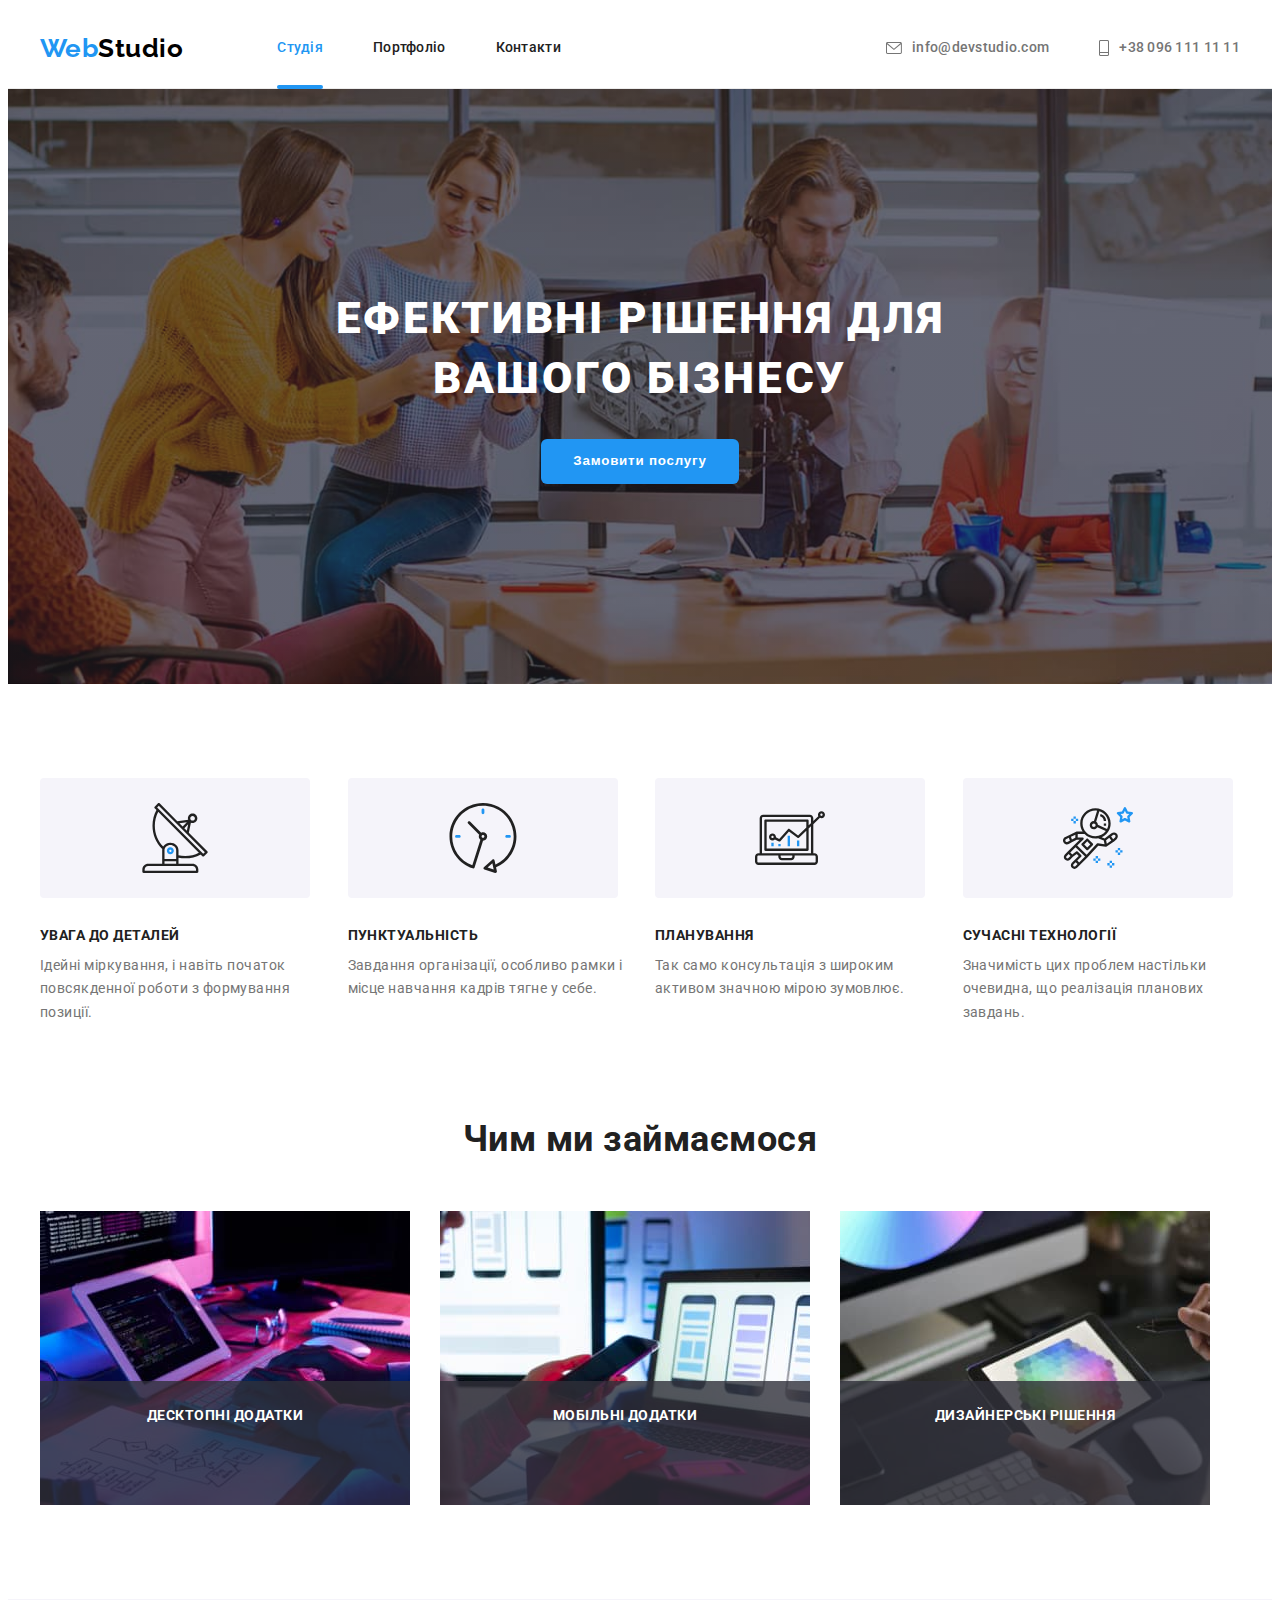
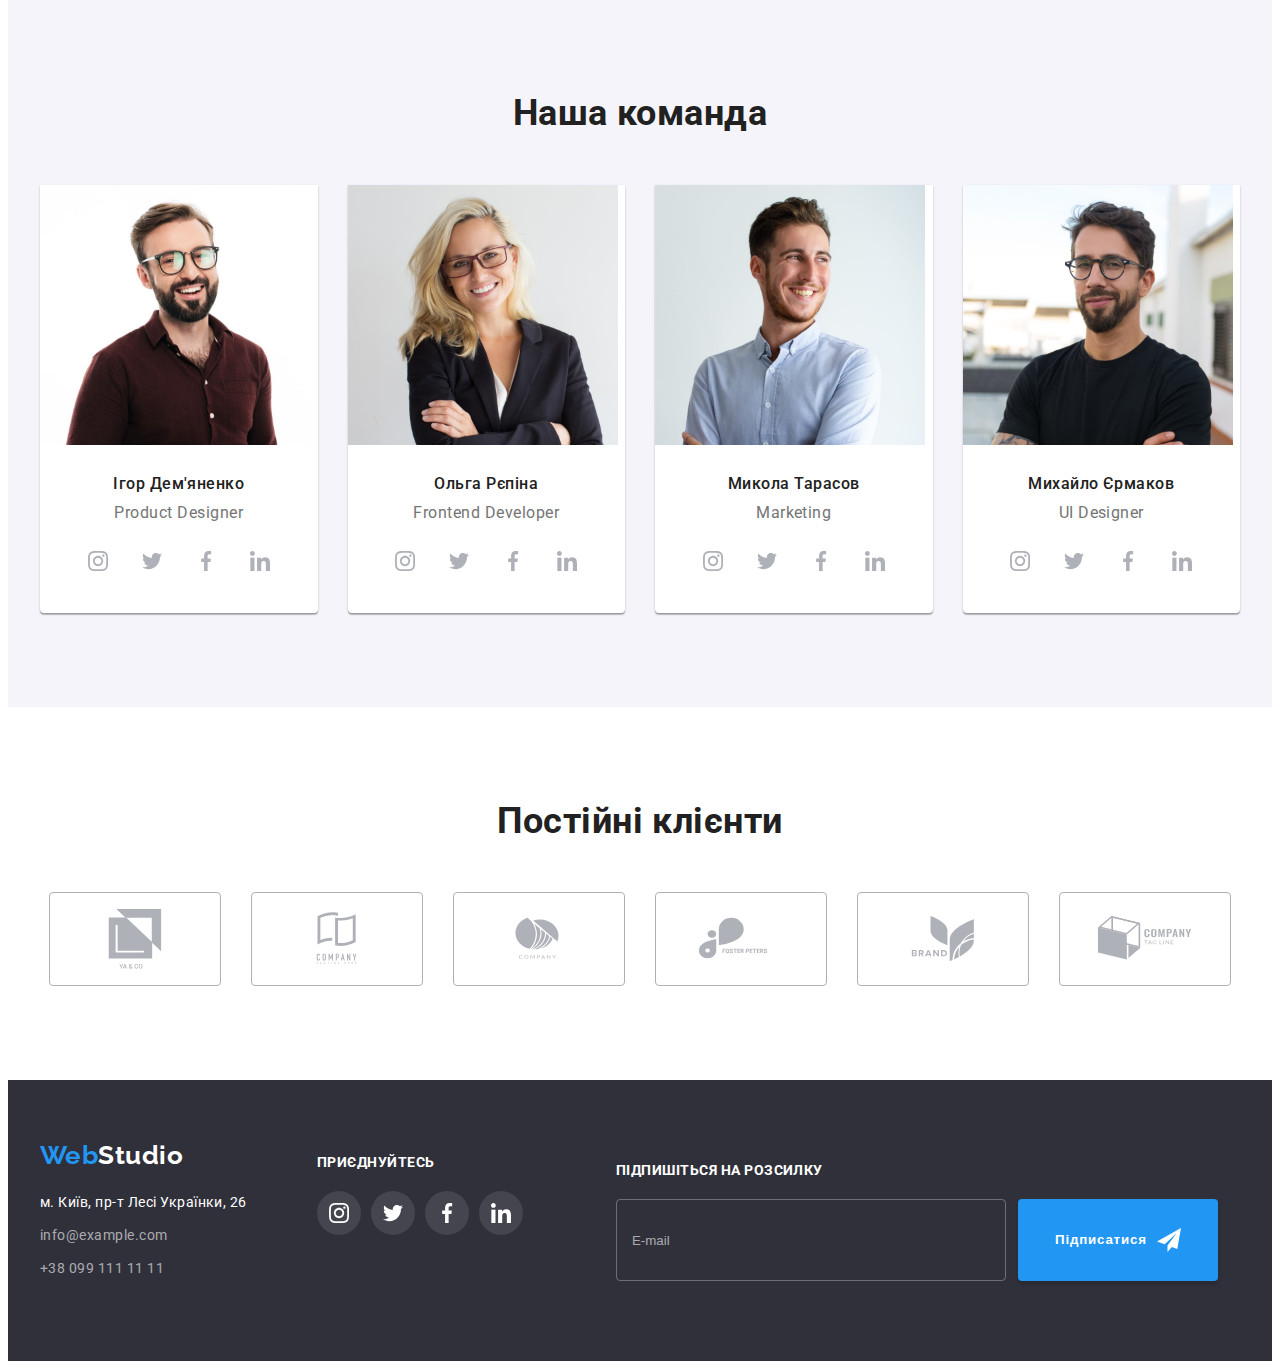
<file: index.htm>
<!DOCTYPE html>
<html lang="uk">
  <head>
    <meta charset="UTF-8" />
    <meta http-equiv="X-UA-Compatible" content="IE=edge" />
    <meta name="viewport" content="width=device-width, initial-scale=1.0" />
    <link rel="preconnect" href="https://fonts.googleapis.com" />
    <link rel="preconnect" href="https://fonts.gstatic.com" crossorigin />
    <link
      href="https://fonts.googleapis.com/css2?family=Raleway:wght@700&family=Roboto:wght@400;500;700;900&display=swap"
      rel="stylesheet"
    />
    <link
      rel="stylesheet"
      href="https://cdnjs.cloudflare.com/ajax/libs/modern-normalize/1.1.0/modern-normalize.min.css"
      integrity="sha512-wpPYUAdjBVSE4KJnH1VR1HeZfpl1ub8YT/NKx4PuQ5NmX2tKuGu6U/JRp5y+Y8XG2tV+wKQpNHVUX03MfMFn9Q=="
      crossorigin="anonymous"
      referrerpolicy="no-referrer"
    />
    <link rel="stylesheet" href="./css/styles.css" />
    <title>Студія</title>
  </head>
  <body>
    <header class="header">
      <div class="container">
        <!-- Навигация -->
        <nav class="header-nav">
          <!-- Лого -->
          <a class="logo" href="./index.htm"
            >Web<span class="logo-part">Studio</span></a
          >
          <!-- Список навигации -->
          <ul class="nav-list">
            <li class="nav-item">
              <a class="nav-link current" href="./index.htm">Студія</a>
            </li>
            <li class="nav-item">
              <a class="nav-link" href="./portfolio.html">Портфоліо</a>
            </li>
            <li class="nav-item"><a class="nav-link" href="">Контакти</a></li>
          </ul>
        </nav>
        <!-- Контакты -->
        <ul class="header-contacts">
          <li class="contacts-item">
            <a class="header-contact" href="mailto:info@devstudio.com">
              <svg class="contact-icon" width="16px" height="12px">
                <use href="./img/icons.svg#icon-msg"></use>
              </svg>
              <p>info@devstudio.com</p>
            </a>
          </li>
          <li class="contacts-item">
            <a class="header-contact" href="tel:+380961111111">
              <svg class="contact-icon" width="10px" height="16px">
                <use href="./img/icons.svg#icon-tel"></use>
              </svg>
              <p>+38 096 111 11 11</p>
            </a>
          </li>
        </ul>
      </div>
    </header>

    <main>
      <!-- Секция герой -->
      <section class="hero-section">
        <div class="container">
          <h1 class="hero-title">Ефективні рішення для вашого бізнесу</h1>
          <button class="page-btn" type="button" data-modal-open>
            Замовити послугу
          </button>
        </div>
      </section>

      <!-- Секция наших особенностией -->
      <section class="feature-section section">
        <div class="container">
          <h2 class="visually-hidden">Наши особенности</h2>
          <!-- Список особенностей -->
          <ul class="feature-list">
            <li class="feature-item">
              <div class="feature-icon">
                <svg width="70px" height="70px">
                  <use href="./img/icons.svg#icon-antenna"></use>
                </svg>
              </div>
              <h3 class="feature-title">Увага до деталей</h3>
              <p class="feature-text">
                Ідейні міркування, і навіть початок повсякденної роботи з
                формування позиції.
              </p>
            </li>
            <li class="feature-item">
              <div class="feature-icon">
                <svg width="70px" height="70px">
                  <use href="./img/icons.svg#icon-clock"></use>
                </svg>
              </div>
              <h3 class="feature-title">Пунктуальність</h3>
              <p class="feature-text">
                Завдання організації, особливо рамки і місце навчання кадрів
                тягне у себе.
              </p>
            </li>
            <li class="feature-item">
              <div class="feature-icon">
                <svg width="70px" height="70px">
                  <use href="./img/icons.svg#icon-diagram"></use>
                </svg>
              </div>
              <h3 class="feature-title">Планування</h3>
              <p class="feature-text">
                Так само консультація з широким активом значною мірою зумовлює.
              </p>
            </li>
            <li class="feature-item">
              <div class="feature-icon">
                <svg width="70px" height="70px">
                  <use href="./img/icons.svg#icon-astronaut"></use>
                </svg>
              </div>
              <h3 class="feature-title">Сучасні технології</h3>
              <p class="feature-text">
                Значимість цих проблем настільки очевидна, що реалізація
                планових завдань.
              </p>
            </li>
          </ul>
        </div>
      </section>

      <!-- Чем мы занимаемся секция -->
      <section class="wedo-section section">
        <div class="container">
          <h2 class="section-title">Чим ми займаємося</h2>
          <!-- Список предоставляемых услуг -->
          <ul class="wedo-list">
            <li class="wedo-item">
              <div class="wedo-pic-wrapper">
                <img
                  class="wedo-pic"
                  src="./img/wedo1.jpg"
                  width="370"
                  height="294"
                  alt="Десктопні додатки"
                />
                <h3 class="wedo-item-title">Десктопні додатки</h3>
              </div>
            </li>
            <li class="wedo-item">
              <div class="wedo-pic-wrapper">
                <img
                  class="wedo-pic"
                  src="./img/wedo2.jpg"
                  width="370"
                  height="294"
                  alt="Мобільні додатки"
                />
                <h3 class="wedo-item-title">Мобільні додатки</h3>
              </div>
            </li>
            <li class="wedo-item">
              <div class="wedo-pic-wrapper">
                <img
                  class="wedo-pic"
                  src="./img/wedo3.jpg"
                  width="370"
                  height="294"
                  alt="Дизанерські рішення"
                />
                <h3 class="wedo-item-title">Дизайнерські рішення</h3>
              </div>
            </li>
          </ul>
        </div>
      </section>

      <!-- Наша команда -->
      <section class="team-section section">
        <div class="container">
          <h2 class="section-title">Наша команда</h2>
          <!-- Список команды -->
          <ul class="team-list">
            <li class="team-item">
              <img
                class="team-pic"
                src="./img/igor.jpg"
                width="270"
                height="260"
                alt="Ігор Дем'яненко"
              />
              <h3 class="team-member">Ігор Дем'яненко</h3>
              <p class="team-text">Product Designer</p>
              <ul class="team-icon-list">
                <li class="icon-item">
                  <a class="soc-icon" href="">
                    <svg width="20px" height="20px">
                      <use href="./img/icons.svg#icon-insta"></use>
                    </svg>
                  </a>
                </li>
                <li class="icon-item">
                  <a class="soc-icon" href="">
                    <svg width="20px" height="20px">
                      <use href="./img/icons.svg#icon-twitter"></use>
                    </svg>
                  </a>
                </li>
                <li class="icon-item">
                  <a class="soc-icon" href="">
                    <svg width="20px" height="20px">
                      <use href="./img/icons.svg#icon-facebook"></use>
                    </svg>
                  </a>
                </li>
                <li class="icon-item">
                  <a class="soc-icon" href="">
                    <svg width="20px" height="20px">
                      <use href="./img/icons.svg#icon-linkedin"></use>
                    </svg>
                  </a>
                </li>
              </ul>
            </li>
            <li class="team-item">
              <img
                class="team-pic"
                src="./img/olga.jpg"
                width="270"
                height="260"
                alt="Ольга Рєпіна"
              />
              <h3 class="team-member">Ольга Рєпіна</h3>
              <p class="team-text">Frontend Developer</p>
              <ul class="team-icon-list">
                <li class="icon-item">
                  <a class="soc-icon" href="">
                    <svg width="20px" height="20px">
                      <use href="./img/icons.svg#icon-insta"></use>
                    </svg>
                  </a>
                </li>
                <li class="icon-item">
                  <a class="soc-icon" href="">
                    <svg width="20px" height="20px">
                      <use href="./img/icons.svg#icon-twitter"></use>
                    </svg>
                  </a>
                </li>
                <li class="icon-item">
                  <a class="soc-icon" href="">
                    <svg width="20px" height="20px">
                      <use href="./img/icons.svg#icon-facebook"></use>
                    </svg>
                  </a>
                </li>
                <li class="icon-item">
                  <a class="soc-icon" href="">
                    <svg width="20px" height="20px">
                      <use href="./img/icons.svg#icon-linkedin"></use>
                    </svg>
                  </a>
                </li>
              </ul>
            </li>
            <li class="team-item">
              <img
                class="team-pic"
                src="./img/nikolay.jpg"
                width="270"
                height="260"
                alt="Микола Тарасов"
              />
              <h3 class="team-member">Микола Тарасов</h3>
              <p class="team-text">Marketing</p>
              <ul class="team-icon-list">
                <li class="icon-item">
                  <a class="soc-icon" href="">
                    <svg width="20px" height="20px">
                      <use href="./img/icons.svg#icon-insta"></use>
                    </svg>
                  </a>
                </li>
                <li class="icon-item">
                  <a class="soc-icon" href="">
                    <svg width="20px" height="20px">
                      <use href="./img/icons.svg#icon-twitter"></use>
                    </svg>
                  </a>
                </li>
                <li class="icon-item">
                  <a class="soc-icon" href="">
                    <svg width="20px" height="20px">
                      <use href="./img/icons.svg#icon-facebook"></use>
                    </svg>
                  </a>
                </li>
                <li class="icon-item">
                  <a class="soc-icon" href="">
                    <svg width="20px" height="20px">
                      <use href="./img/icons.svg#icon-linkedin"></use>
                    </svg>
                  </a>
                </li>
              </ul>
            </li>
            <li class="team-item">
              <img
                class="team-pic"
                src="./img/mikhail.jpg"
                width="270"
                height="260"
                alt="Михайло Єрмаков"
              />
              <h3 class="team-member">Михайло Єрмаков</h3>
              <p class="team-text">UI Designer</p>
              <ul class="team-icon-list">
                <li class="icon-item">
                  <a class="soc-icon" href="">
                    <svg width="20px" height="20px">
                      <use href="./img/icons.svg#icon-insta"></use>
                    </svg>
                  </a>
                </li>
                <li class="icon-item">
                  <a class="soc-icon" href="">
                    <svg width="20px" height="20px">
                      <use href="./img/icons.svg#icon-twitter"></use>
                    </svg>
                  </a>
                </li>
                <li class="icon-item">
                  <a class="soc-icon" href="">
                    <svg width="20px" height="20px">
                      <use href="./img/icons.svg#icon-facebook"></use>
                    </svg>
                  </a>
                </li>
                <li class="icon-item">
                  <a class="soc-icon" href="">
                    <svg width="20px" height="20px">
                      <use href="./img/icons.svg#icon-linkedin"></use>
                    </svg>
                  </a>
                </li>
              </ul>
            </li>
          </ul>
        </div>
      </section>

      <section class="cleints-section section">
        <div class="container">
          <h2 class="section-title">Постійні клієнти</h2>
          <ul class="clients-icon-list">
            <li class="client-icon-item">
              <a class="client-icon" href="">
                <svg width="106px" height="60px">
                  <use href="./img/icons.svg#icon-client1"></use>
                </svg>
              </a>
            </li>
            <li class="client-icon-item">
              <a class="client-icon" href="">
                <svg width="106px" height="60px">
                  <use href="./img/icons.svg#icon-client2"></use>
                </svg>
              </a>
            </li>
            <li class="client-icon-item">
              <a class="client-icon" href="">
                <svg width="106px" height="60px">
                  <use href="./img/icons.svg#icon-client3"></use>
                </svg>
              </a>
            </li>
            <li class="client-icon-item">
              <a class="client-icon" href="">
                <svg width="106px" height="60px">
                  <use href="./img/icons.svg#icon-client4"></use>
                </svg>
              </a>
            </li>
            <li class="client-icon-item">
              <a class="client-icon" href="">
                <svg width="106px" height="60px">
                  <use href="./img/icons.svg#icon-client5"></use>
                </svg>
              </a>
            </li>
            <li class="client-icon-item">
              <a class="client-icon" href="">
                <svg width="106px" height="60px">
                  <use href="./img/icons.svg#icon-client6"></use>
                </svg>
              </a>
            </li>
          </ul>
        </div>
      </section>
    </main>
    <!-- =========FOOTER============= -->
    <footer class="footer">
      <div class="container">
        <!-- logo and adress-->
        <address class="footer-addr">
          <a class="logo" href="./index.htm"
            >Web<span class="logo-part">Studio</span></a
          >
          <p class="addr-text">м. Київ, пр-т Лесі Українки, 26</p>
          <ul class="addr-list">
            <li class="addr-item">
              <a class="addr-link" href="mailto:info@example.com"
                >info@example.com</a
              >
            </li>
            <li class="addr-item">
              <a class="addr-link" href="tel:+380991111111"
                >+38 099 111 11 11</a
              >
            </li>
          </ul>
        </address>
        <!-- footer social networks -->
        <div class="footer-soc">
          <h2 class="footer-title">Приєднуйтесь</h2>
          <ul class="footer-icon-list">
            <li class="icon-item">
              <a class="soc-icon footer-icon" href="">
                <svg width="20px" height="20px">
                  <use href="./img/icons.svg#icon-insta"></use>
                </svg>
              </a>
            </li>
            <li class="icon-item">
              <a class="soc-icon footer-icon" href="">
                <svg width="20px" height="20px">
                  <use href="./img/icons.svg#icon-twitter"></use>
                </svg>
              </a>
            </li>
            <li class="icon-item">
              <a class="soc-icon footer-icon" href="">
                <svg width="20px" height="20px">
                  <use href="./img/icons.svg#icon-facebook"></use>
                </svg>
              </a>
            </li>
            <li class="icon-item">
              <a class="soc-icon footer-icon" href="">
                <svg width="20px" height="20px">
                  <use href="./img/icons.svg#icon-linkedin"></use>
                </svg>
              </a>
            </li>
          </ul>
        </div>
        <!-- footer subscribe input -->
        <form class="footer-subscribe">
          <label>
            <h2 class="footer-title">Підпишіться на розсилку</h2>
            <div class="subscribe-input-wrapper">
              <input
                class="subscribe-input"
                type="email"
                name="subscribe-input"
                placeholder="E-mail"
                required
              />
              <button class="submit-btn" type="submit">
                Підписатися
                <svg class="icon-subscribe" width="24" height="24">
                  <use href="./img/icons.svg#icon-icon-send"></use>
                </svg>
              </button>
            </div>
          </label>
        </form>
      </div>
    </footer>

    <!-- MODAL -->
    <div class="backdrop is-hidden" data-modal>
      <div class="modal">
        <button class="modal-close-btn" type="button" data-modal-close>
          <svg width="11px" height="11px">
            <use href="./img/icons.svg#icon-modalclose"></use>
          </svg>
        </button>
        <form class="modal-form">
          <h2 class="form-title">Залиште свої дані, ми вам передзвонимо</h2>
          <div class="label-wrapper">
            <label class="form-label">
              <span class="label-title">Ім'я</span>
              <div class="input-wrapper">
                <input
                  class="form-input"
                  type="text"
                  name="user-name"
                  required
                />
                <svg class="input-icon" width="18" height="18">
                  <use href="./img/icons.svg#icon-modal-person"></use>
                </svg>
              </div>
            </label>
          </div>
          <div class="label-wrapper">
            <label class="form-label">
              <span class="label-title">Телефон</span>
              <div class="input-wrapper">
                <input class="form-input" type="tel" name="user-tel" required />
                <svg class="input-icon" width="18" height="18">
                  <use href="./img/icons.svg#icon-modal-tel"></use>
                </svg>
              </div>
            </label>
          </div>
          <div class="label-wrapper">
            <label class="form-label">
              <span class="label-title">Пошта</span>
              <div class="input-wrapper">
                <input
                  class="form-input"
                  type="email"
                  name="user-mail"
                  required
                />
                <svg class="input-icon" width="18" height="18">
                  <use href="./img/icons.svg#icon-modal-mail"></use>
                </svg>
              </div>
            </label>
          </div>
          <div class="label-wrapper comment">
            <label class="form-label">
              <span class="label-title">Коментар</span>
              <div class="input-wrapper">
                <textarea
                  class="form-input"
                  name="user-comment"
                  placeholder="Введіть текст"
                ></textarea>
              </div>
            </label>
          </div>
          <div class="label-wrapper agreement">
            <label class="form-label">
              <input
                class="form-checkbox visually-hidden"
                type="checkbox"
                name="agreement-checkbox"
                required
              />
              <span class="custom-checkbox-box">
                <svg class="checkbox-icon" width="16px" height="15px">
                  <use href="./img/icons.svg#icon-modal-checkbox"></use>
                </svg>
              </span>
              <span class="label-title"
                >Погоджуюся з розсилкою та приймаю
                <a class="agreement-link" href="">Умови договору</a></span
              >
            </label>
          </div>
          <button class="submit-btn" type="submit">Відправити</button>
        </form>
      </div>
    </div>
    <script src="./js/modal.js"></script>
  </body>
</html>
</file>
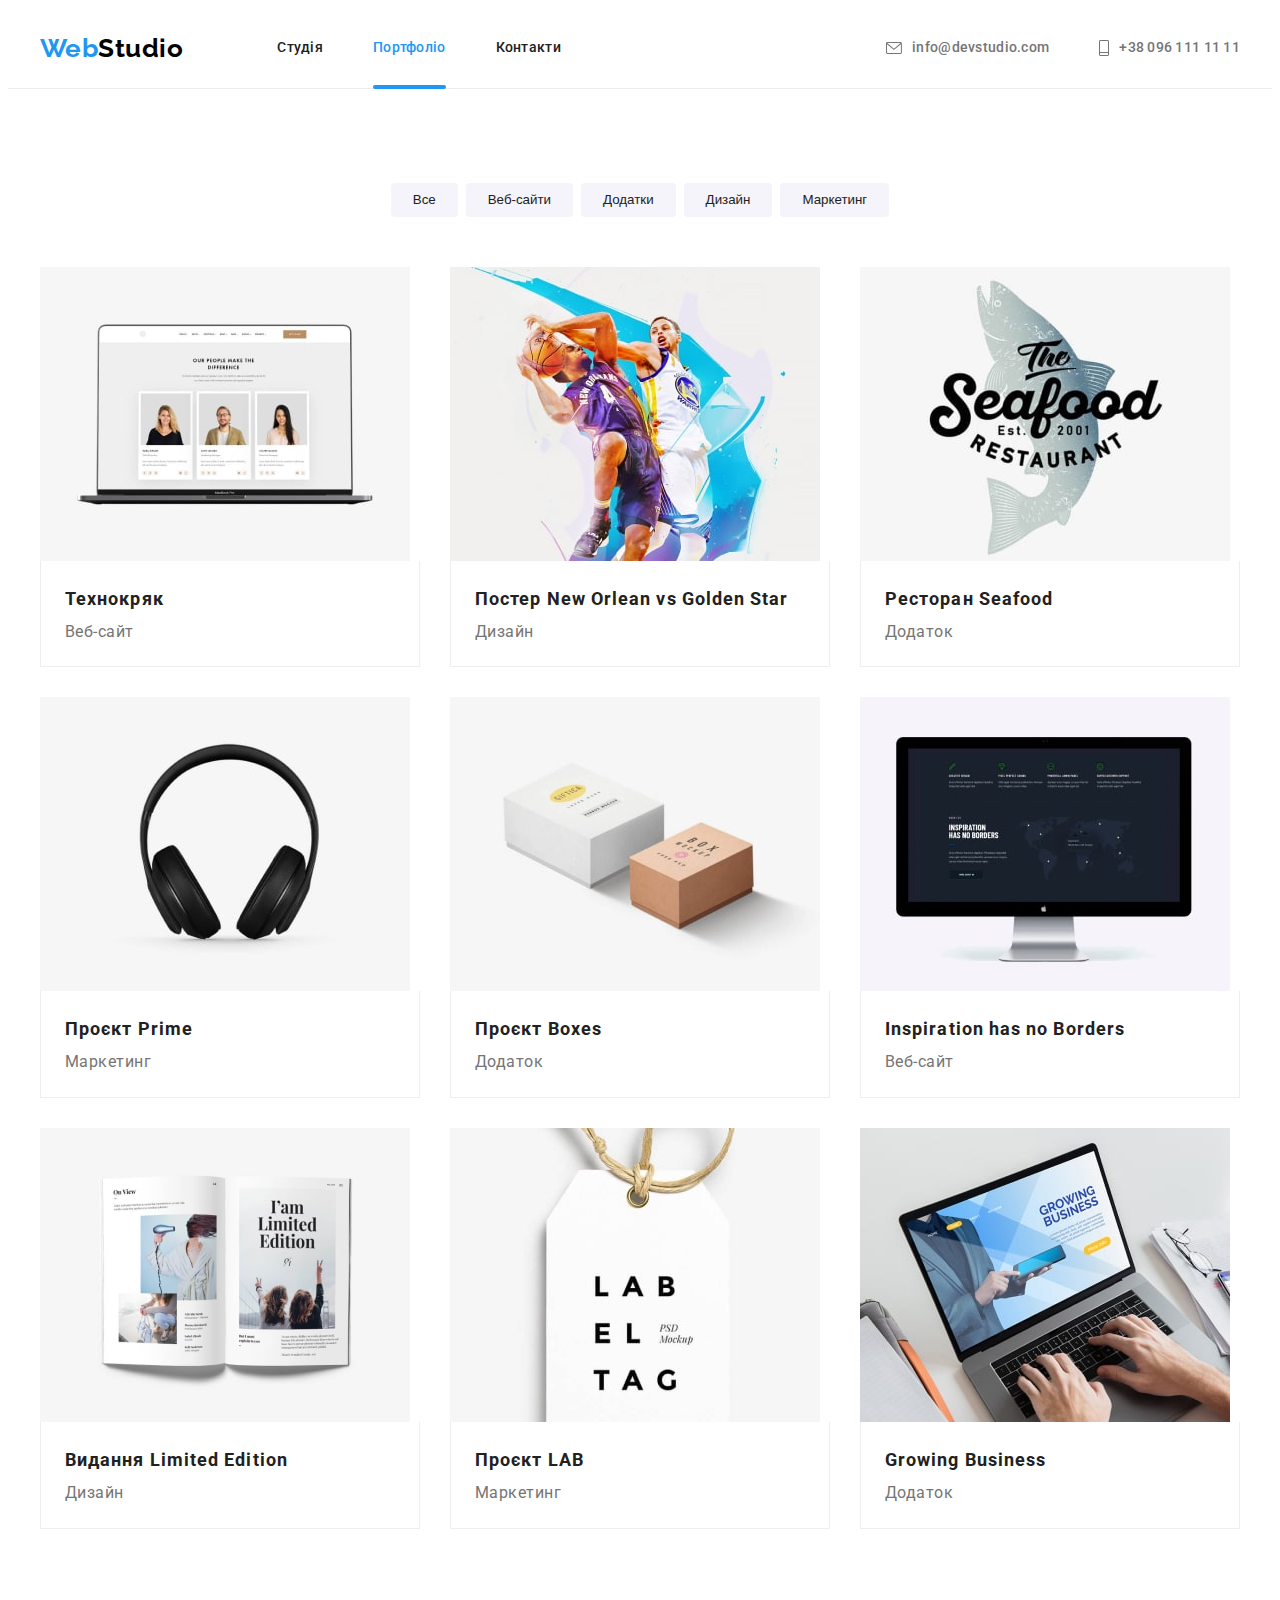
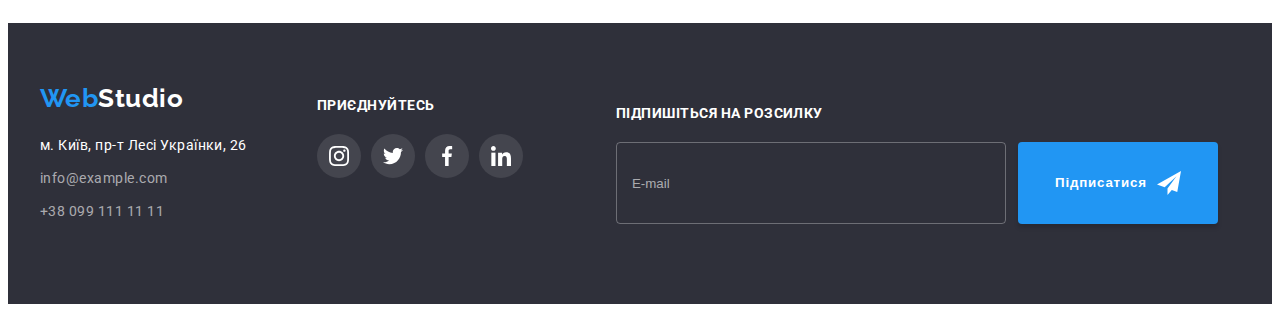
<file: portfolio.html>
<!DOCTYPE html>
<html lang="uk">
  <head>
    <meta charset="UTF-8" />
    <meta http-equiv="X-UA-Compatible" content="IE=edge" />
    <meta name="viewport" content="width=device-width, initial-scale=1.0" />
    <link rel="preconnect" href="https://fonts.googleapis.com" />
    <link rel="preconnect" href="https://fonts.gstatic.com" crossorigin />
    <link
      href="https://fonts.googleapis.com/css2?family=Raleway:wght@700&family=Roboto:wght@400;500;700;900&display=swap"
      rel="stylesheet"
    />
    <link
      rel="stylesheet"
      href="https://cdnjs.cloudflare.com/ajax/libs/modern-normalize/1.1.0/modern-normalize.min.css"
      integrity="sha512-wpPYUAdjBVSE4KJnH1VR1HeZfpl1ub8YT/NKx4PuQ5NmX2tKuGu6U/JRp5y+Y8XG2tV+wKQpNHVUX03MfMFn9Q=="
      crossorigin="anonymous"
      referrerpolicy="no-referrer"
    />
    <link rel="stylesheet" href="./css/styles.css" />
    <title>Портфоліо</title>
  </head>
  <body>
    <header class="header">
      <div class="container">
        <!-- Навигация -->
        <nav class="header-nav">
          <!-- Лого -->
          <a class="logo" href="./index.htm"
            >Web<span class="logo-part">Studio</span></a
          >
          <!-- Список навигации -->
          <ul class="nav-list">
            <li class="nav-item">
              <a class="nav-link" href="./index.htm">Студія</a>
            </li>
            <li class="nav-item">
              <a class="nav-link current" href="./portfolio.html">Портфоліо</a>
            </li>
            <li class="nav-item"><a class="nav-link" href="">Контакти</a></li>
          </ul>
        </nav>
        <!-- Контакты -->
        <ul class="header-contacts">
          <li class="contacts-item">
            <a class="header-contact" href="mailto:info@devstudio.com">
              <svg class="contact-icon" width="16px" height="12px">
                <use href="./img/icons.svg#icon-msg"></use>
              </svg>
              <p>info@devstudio.com</p>
            </a>
          </li>
          <li class="contacts-item">
            <a class="header-contact" href="tel:+380961111111">
              <svg class="contact-icon" width="10px" height="16px">
                <use href="./img/icons.svg#icon-tel"></use>
              </svg>
              <p>+38 096 111 11 11</p>
            </a>
          </li>
        </ul>
      </div>
    </header>
    <main>
      <section class="portf-section section">
        <div class="container">
          <h1 class="visually-hidden">Портфолио</h1>
          <ul class="filter-btn-list">
            <li class="filter-item">
              <button class="filter-btn" type="button">Все</button>
            </li>
            <li class="filter-item">
              <button class="filter-btn" type="button">Веб-сайти</button>
            </li>
            <li class="filter-item">
              <button class="filter-btn" type="button">Додатки</button>
            </li>
            <li class="filter-item">
              <button class="filter-btn" type="button">Дизайн</button>
            </li>
            <li class="filter-item">
              <button class="filter-btn" type="button">Маркетинг</button>
            </li>
          </ul>
          <ul class="portf-list">
            <li class="portf-item">
              <a class="porf-link" href="">
                <div class="portf-pic-wrapper">
                  <img
                    class="portf-pic"
                    src="./img/portf1-min.jpg"
                    alt="Технокряк"
                  />
                  <div class="portf-pic-overlay">
                    <p>
                      Ресурс пропонує комплексні пропозиції з різним рівнем
                      функціоналу та сервісів. Все це дозволить відвідувачу
                      отримати вичерпні відомості про компанію чи приватну
                      особу.
                    </p>
                  </div>
                </div>
                <div class="portf-border">
                  <h2 class="portf-title">Технокряк</h2>
                  <p class="portf-text">Веб-сайт</p>
                </div>
              </a>
            </li>
            <li class="portf-item">
              <a class="porf-link" href="">
                <div class="portf-pic-wrapper">
                  <img
                    class="portf-pic"
                    src="./img/portf2-min.jpg"
                    alt="Постер New Orlean vs Golden Star"
                  />
                  <div class="portf-pic-overlay">
                    <p>
                      Ресурс пропонує комплексні пропозиції з різним рівнем
                      функціоналу та сервісів. Все це дозволить відвідувачу
                      отримати вичерпні відомості про компанію чи приватну
                      особу.
                    </p>
                  </div>
                </div>
                <div class="portf-border">
                  <h2 class="portf-title">Постер New Orlean vs Golden Star</h2>
                  <p class="portf-text">Дизайн</p>
                </div>
              </a>
            </li>
            <li class="portf-item">
              <a class="porf-link" href="">
                <div class="portf-pic-wrapper">
                  <img
                    class="portf-pic"
                    src="./img/portf3-min.jpg"
                    alt="Ресторан Seafood"
                  />
                  <div class="portf-pic-overlay">
                    <p>
                      Ресурс пропонує комплексні пропозиції з різним рівнем
                      функціоналу та сервісів. Все це дозволить відвідувачу
                      отримати вичерпні відомості про компанію чи приватну
                      особу.
                    </p>
                  </div>
                </div>
                <div class="portf-border">
                  <h2 class="portf-title">Ресторан Seafood</h2>
                  <p class="portf-text">Додаток</p>
                </div>
              </a>
            </li>
            <li class="portf-item">
              <a class="porf-link" href="">
                <div class="portf-pic-wrapper">
                  <img
                    class="portf-pic"
                    src="./img/portf4-min.jpg"
                    alt="Проект Prime"
                  />
                  <div class="portf-pic-overlay">
                    <p>
                      Ресурс пропонує комплексні пропозиції з різним рівнем
                      функціоналу та сервісів. Все це дозволить відвідувачу
                      отримати вичерпні відомості про компанію чи приватну
                      особу.
                    </p>
                  </div>
                </div>

                <div class="portf-border">
                  <h2 class="portf-title">Проєкт Prime</h2>
                  <p class="portf-text">Маркетинг</p>
                </div>
              </a>
            </li>
            <li class="portf-item">
              <a class="porf-link" href="">
                <div class="portf-pic-wrapper">
                  <img
                    class="portf-pic"
                    src="./img/portf5-min.jpg"
                    alt="Проект Boxes"
                  />
                  <div class="portf-pic-overlay">
                    <p>
                      Ресурс пропонує комплексні пропозиції з різним рівнем
                      функціоналу та сервісів. Все це дозволить відвідувачу
                      отримати вичерпні відомості про компанію чи приватну
                      особу.
                    </p>
                  </div>
                </div>
                <div class="portf-border">
                  <h2 class="portf-title">Проєкт Boxes</h2>
                  <p class="portf-text">Додаток</p>
                </div>
              </a>
            </li>
            <li class="portf-item">
              <a class="porf-link" href="">
                <div class="portf-pic-wrapper">
                  <img
                    class="portf-pic"
                    src="./img/portf6-min.jpg"
                    alt="Inspiration has no Borders"
                  />
                  <div class="portf-pic-overlay">
                    <p>
                      Ресурс пропонує комплексні пропозиції з різним рівнем
                      функціоналу та сервісів. Все це дозволить відвідувачу
                      отримати вичерпні відомості про компанію чи приватну
                      особу.
                    </p>
                  </div>
                </div>
                <div class="portf-border">
                  <h2 class="portf-title">Inspiration has no Borders</h2>
                  <p class="portf-text">Веб-сайт</p>
                </div>
              </a>
            </li>
            <li class="portf-item">
              <a class="porf-link" href="">
                <div class="portf-pic-wrapper">
                  <img
                    class="portf-pic"
                    src="./img/portf7-min.jpg"
                    alt="Издание Limited Edition"
                  />
                  <div class="portf-pic-overlay">
                    <p>
                      Ресурс пропонує комплексні пропозиції з різним рівнем
                      функціоналу та сервісів. Все це дозволить відвідувачу
                      отримати вичерпні відомості про компанію чи приватну
                      особу.
                    </p>
                  </div>
                </div>
                <div class="portf-border">
                  <h2 class="portf-title">Видання Limited Edition</h2>
                  <p class="portf-text">Дизайн</p>
                </div>
              </a>
            </li>
            <li class="portf-item">
              <a class="porf-link" href="">
                <div class="portf-pic-wrapper">
                  <img
                    class="portf-pic"
                    src="./img/portf8-min.jpg"
                    alt="Проект LAB"
                  />
                  <div class="portf-pic-overlay">
                    <p>
                      Ресурс пропонує комплексні пропозиції з різним рівнем
                      функціоналу та сервісів. Все це дозволить відвідувачу
                      отримати вичерпні відомості про компанію чи приватну
                      особу.
                    </p>
                  </div>
                </div>
                <div class="portf-border">
                  <h2 class="portf-title">Проєкт LAB</h2>
                  <p class="portf-text">Маркетинг</p>
                </div>
              </a>
            </li>
            <li class="portf-item">
              <a class="porf-link" href="">
                <div class="portf-pic-wrapper">
                  <img
                    class="portf-pic"
                    src="./img/portf9-min.jpg"
                    alt="Growing Business"
                  />
                  <div class="portf-pic-overlay">
                    <p>
                      Ресурс пропонує комплексні пропозиції з різним рівнем
                      функціоналу та сервісів. Все це дозволить відвідувачу
                      отримати вичерпні відомості про компанію чи приватну
                      особу.
                    </p>
                  </div>
                </div>
                <div class="portf-border">
                  <h2 class="portf-title">Growing Business</h2>
                  <p class="portf-text">Додаток</p>
                </div>
              </a>
            </li>
          </ul>
        </div>
      </section>
    </main>

    <!-- ==========FOOTER-------------- -->
    <footer class="footer">
      <div class="container">
        <!-- logo and adress-->
        <address class="footer-addr">
          <a class="logo" href="./index.htm"
            >Web<span class="logo-part">Studio</span></a
          >
          <p class="addr-text">м. Київ, пр-т Лесі Українки, 26</p>
          <ul class="addr-list">
            <li class="addr-item">
              <a class="addr-link" href="mailto:info@example.com"
                >info@example.com</a
              >
            </li>
            <li class="addr-item">
              <a class="addr-link" href="tel:+380991111111"
                >+38 099 111 11 11</a
              >
            </li>
          </ul>
        </address>
        <!-- footer social networks -->
        <div class="footer-soc">
          <h2 class="footer-title">Приєднуйтесь</h2>
          <ul class="footer-icon-list">
            <li class="icon-item">
              <a class="soc-icon footer-icon" href="">
                <svg width="20px" height="20px">
                  <use href="./img/icons.svg#icon-insta"></use>
                </svg>
              </a>
            </li>
            <li class="icon-item">
              <a class="soc-icon footer-icon" href="">
                <svg width="20px" height="20px">
                  <use href="./img/icons.svg#icon-twitter"></use>
                </svg>
              </a>
            </li>
            <li class="icon-item">
              <a class="soc-icon footer-icon" href="">
                <svg width="20px" height="20px">
                  <use href="./img/icons.svg#icon-facebook"></use>
                </svg>
              </a>
            </li>
            <li class="icon-item">
              <a class="soc-icon footer-icon" href="">
                <svg width="20px" height="20px">
                  <use href="./img/icons.svg#icon-linkedin"></use>
                </svg>
              </a>
            </li>
          </ul>
        </div>
        <!-- footer subscribe input -->
        <form class="footer-subscribe">
          <label>
            <h2 class="footer-title">Підпишіться на розсилку</h2>
            <div class="subscribe-input-wrapper">
              <input
                class="subscribe-input"
                type="email"
                name="subscribe-input"
                placeholder="E-mail"
                required
              />
              <button class="submit-btn" type="submit">
                Підписатися
                <svg class="icon-subscribe" width="24" height="24">
                  <use href="./img/icons.svg#icon-icon-send"></use>
                </svg>
              </button>
            </div>
          </label>
        </form>
      </div>
    </footer>
  </body>
</html>
</file>
<file: css/styles.css>
:root{
    --primary-logo-color:#2196F3;
    --header-logo-color-part:#000000;
    --footer-logo-color-part:#ffffff;
    --primary-font-color:#212121;
    --secondary-font-color:#757575;
    --third-font-color:rgba(255,255,255,0.6);
    --fourth-font-color:#ffffff;
    --accent-color:#2196F3;
    --hover-page-btn:#188CE8;
    --team-section-bgc-color:#F5F4FA;
    --footer-bgc-color:#2F303A;
    --filter-btn-color:#F5F4FA;

    --project-cubic-beizer:cubic-bezier(0.4, 0, 0.2, 1);

}

/* styles drop */
a {text-decoration: none;}
li {list-style: none;}
address {font-style:normal;}
p,h1,h2,h3,h4,h5,h6 {
    margin: 0;
}
ul {
    padding-left: 0;
    margin: 0;}
button {
    cursor: pointer;
    display: block;
}
img{display: block;}
/* ====================== */

/* visually hidden */
.visually-hidden {
    position: absolute;
    white-space: nowrap;
    width: 1px;
    height: 1px;
    overflow: hidden;
    border: 0;
    padding: 0;
    clip: rect(0 0 0 0);
    clip-path: inset(50%);
    margin: -1px;
}
/* =================== */

/* ======CONTAINER======= */
.container{
    width: 1200px;
    padding: 0 15px;
    margin: 0 auto;
}
/* ================================ */

/* ==========section============= */
.section{
    padding: 94px 0;
}


/* ================ STUDIO PAGE ======================*/
body{
    font-family: "Roboto", sans-serif;
    letter-spacing: 0.03em;
}


/* logo style */
.logo{
    font-family: "Raleway", sans-serif;
    font-weight: 700;
    font-size: 26px;
    line-height: 1.19;
    color: var(--primary-logo-color);

    display: inline-flex;
    align-items: center;
}
.header .logo-part {
    color: var(--header-logo-color-part);
}
.footer .logo-part {
    color: var(--footer-logo-color-part);
}

/* section titles style */
.section-title{
    font-size: 36px;
    line-height: 1.16;
    color: var(--primary-font-color);
    text-align: center;

    margin-bottom: 50px;
}


/* ------------------ HEADER ------------------- */
.header{
    border-bottom: 1px solid #ECECEC;
}

.header>.container{
    display: flex;
}

.nav-link, .header-contact {
    display: inline-block;
    font-size: 14px;
    font-weight: 500;
    line-height: 1.14;
    letter-spacing: 0.02em;
    
    padding: 32px 0;
    transition: color 250ms var(--project-cubic-beizer);
}

.nav-link{
    color: var(--primary-font-color);
}
.header-contact{
    color: var(--secondary-font-color);
    display: flex;
    align-items: center;
}


.nav-link:hover, 
.nav-link:focus {
    color: var(--accent-color);
}

.contact-icon {
    fill: currentColor;
    margin-right: 10px;
}

.header-contact:hover,
.header-contact:focus{
    color: var(--accent-color);
    fill: var(--accent-color);
}


/* current page */
.current{
    color:var(--accent-color) ;
}

.nav-item{
    position: relative;
}

.nav-link.current::after{
    content: '';
    position: absolute;
    bottom: 0;
    left: 0;
    border-radius: 2px;
    height: 4px;
    width: 100%;
    background-color: var(--accent-color);
    transform: translate(0, 1px);
    
}

.header-nav{
    display: flex;
    column-gap: 94px;
}

.nav-list{
    display: flex;
    column-gap: 50px;
    align-items: center;
}

.header-contacts{
    display: flex;
    column-gap: 50px;
    margin-left: auto;
}





/* ---------------HERO SECTION----------------- */
.hero-section{
    max-width: 1600px;
    margin: 0 auto;
    background-color: #C4C4C4;
    padding: 200px 0;
    background-image: linear-gradient(rgba(47, 48, 58, 0.4), rgba(47, 48, 58, 0.4)), url(../img/hero_bgc.jpg);
    background-repeat: no-repeat;
    background-position: center;
    background-size: cover;
}

.hero-title{
    font-weight: 900;
    font-size: 44px;
    line-height: 1.36;
    letter-spacing: 0.06em;
    color: var(--fourth-font-color);
    text-align: center;
    text-transform:  uppercase;

    max-width: 696px;
    margin: 0 auto 30px;
}

.page-btn{
    font-weight: 700;
    line-height: 1.87;
    letter-spacing: 0.06em;
    color: var(--fourth-font-color);
    background-color: var(--accent-color);

    margin: 0 auto;
    padding: 10px 32px;
    border-radius: 6px;
    border: none;

    transition: background-color 250ms var(--project-cubic-beizer);
}

.page-btn:hover, 
.page-btn:focus {
    background-color: var(--hover-page-btn);
}





/* --------------------- FEATURES SECTION ----------- */
.feature-section{
    padding-bottom: 0;
}

.feature-icon{
    display: flex;
    justify-content: center;
    align-items: center;
    width: 270px;
    height: 120px;
    background-color: #F5F4FA;
    border-radius: 4px;
    margin-bottom: 30px;
}

.feature-title {
    font-size: 14px;
    line-height: 1.14;
    color: var(--primary-font-color);
    text-transform: uppercase;

    margin-bottom: 10px;
}

.feature-text {
    font-size: 14px;
    line-height: 1.71;
    color: var(--secondary-font-color);
}

.feature-list{
    display: flex;
    gap: 30px;
    flex-wrap: wrap;
}
.feature-item{
    width: calc((100% - 90px)/4);
}


/* ------------------WEDO SECTION---------------- */
.wedo-list {
    display: flex;
    gap: 30px;
    flex-wrap: wrap;
}

.wedo-pic-wrapper{
    position: relative;
}

.wedo-item-title{
    position: absolute;
    bottom: 0;
    min-height: 70px;
    width: 100%;
    padding: 27px 0;

    font-size: 14px;
    line-height: 1.14;
    text-transform: uppercase;
    color: var(--fourth-font-color);
    background-color: rgba(47, 48, 58, 0.8);
    text-align: center;
}

/* ----------------------Team SECTION----------------- */
.team-section{
    background-color: var(--team-section-bgc-color);
}

.team-member{
    font-size: 16px;
    font-weight: 500;
    line-height: 1.18;
    color: var(--primary-font-color);

    margin-bottom: 10px;
}

.team-text{ 
    line-height: 1.18;
    color: var(--secondary-font-color);

    margin-bottom: 16px;
}

.team-list{
    display: flex;
    flex-wrap: wrap;
    text-align: center;
    gap: 30px;
}

.team-item{
    background-color: #fff;
    width: calc((100% - 90px)/4);
    border-bottom-left-radius: 4px;
    border-bottom-right-radius: 4px;
    box-shadow: 0px 1px 3px rgba(0, 0, 0, 0.12), 0px 1px 1px rgba(0, 0, 0, 0.14), 0px 2px 1px rgba(0, 0, 0, 0.2);
}

.team-pic {
    margin-bottom: 30px;
}

.team-icon-list{
    display: flex;
    justify-content: center;
    column-gap: 10px;
    margin-bottom: 30px;
}


.soc-icon{
    display: flex;
    justify-content: center;
    align-items: center;
    width: 44px;
    height: 44px;
    border-radius: 50%;
    fill: #AFB1B8;
    transition: background-color 250ms var(--project-cubic-beizer),
    fill 250ms var(--project-cubic-beizer);
}

.soc-icon:hover,
.soc-icon:focus{
    background-color: var(--accent-color);
    fill: #fff;
}

/* --------------CLIENTS SECTION--------------------------------- */

.clients-title{
    text-align: center;
    margin-bottom: 50px;
}

.clients-icon-list{
    display: flex;
    justify-content: center;
    gap: 30px;
}

.client-icon{
    display: flex;
    width: 170px;
    height: 92px;
    border: 1px solid #AFB1B8;
    border-radius: 4px;
    fill: #AFB1B8;
    justify-content: center;
    align-items: center;

    transition: border 250ms var(--project-cubic-beizer),
    fill 250ms var(--project-cubic-beizer);
}

.client-icon:hover,
.client-icon:focus{
        border: 1px solid var(--accent-color);
        fill: var(--accent-color);
}

/* ------------------FOOTER------------------------ */

.footer>.container{
    display: flex;
}

.footer{
    background-color: var(--footer-bgc-color);
    padding: 60px 0;
}

.footer .logo {
    margin-bottom: 20px;
}

.footer-addr{
    margin-right: 70px;
}

.addr-text{
    font-size: 14px;
    line-height: 1.71;
    color: var(--fourth-font-color);

    margin-bottom: 9px;
}

.addr-item:not(:last-child){
    margin-bottom: 9px;
}

.addr-link{
    font-size: 14px;
    line-height: 1.71;
    color: var(--third-font-color);
    
    display: inline-flex;
    transition: color 250ms var(--project-cubic-beizer);
}


.addr-link:hover,
.addr-link:focus{
    color: var(--accent-color);
}

.footer-soc{
    margin-top: 15px;
}

.footer-title{
    color: var(--fourth-font-color);
    font-size: 14px;
    line-height: 1.14;
    text-transform: uppercase;

    margin-bottom: 20px;
}

.footer-icon-list{
    display: flex;
    column-gap: 10px;
}

.soc-icon.footer-icon {
    fill: #fff;
    background-color: rgba(255, 255, 255, 0.1);
}

.soc-icon.footer-icon:hover,
.soc-icon.footer-icon:focus {
    background-color: var(--accent-color);
}

.footer-subscribe{
    margin-top: 23px;
    margin-left: 93px;
    margin-bottom: 20px;
}

.subscribe-input-wrapper{
    display: flex;
}

.subscribe-input{
    border: 1px solid rgba(255, 255, 255, 0.3);
    border-radius: 4px;
    background-color: inherit;
    color: var(--fourth-font-color);

    width: 358px;
    height: 50px;
    padding: 15px;
    margin-right: 12px;
}

.subscribe-input::placeholder{
    line-height: 1.25;
    color: rgba(255, 255, 255, 0.6);
}

.icon-subscribe{
    margin-left: 10px;
}


/* ======================PORTFOLIO PAGE============= */

.filter-btn-list{
    display: flex;
    gap: 8px;
    justify-content: center;
    flex-wrap: wrap;
    margin-bottom: 50px;
}

.filter-btn{
    font-weight: 500;
    line-height: 1.62;
    color: var(--primary-font-color);
    background-color:var(--filter-btn-color);

    padding: 6px 22px;
    border-radius: 4px;
    border: none;
    
    transition: color 250ms var(--project-cubic-beizer),
    background-color 250ms var(--project-cubic-beizer),
    box-shadow 250ms var(--project-cubic-beizer);
}



.filter-btn:hover,
.filter-btn:focus{
    color: var(--fourth-font-color);
    background-color: var(--accent-color);
    box-shadow: 0px 3px 1px rgba(0, 0, 0, 0.1), 0px 1px 2px rgba(0, 0, 0, 0.08), 0px 2px 2px rgba(0, 0, 0, 0.12);
}

.portf-list{
    display: flex;
    flex-wrap: wrap;
    gap: 30px;
}

.portf-title{
    font-size: 18px;
    line-height: 2;
    letter-spacing: 0.06em;
    color: var(--primary-font-color);
}

.portf-item{
    width: calc((100% - 60px)/3);
    transition: box-shadow 250ms var(--project-cubic-beizer);
}

.portf-item:hover,
.portf-item:focus{
    box-shadow: 0px 1px 1px rgba(0, 0, 0, 0.12), 0px 4px 4px rgba(0, 0, 0, 0.06), 1px 4px 6px rgba(0, 0, 0, 0.16);
}


.portf-text{
    line-height: 1.87;
    color: var(--secondary-font-color);
}

.portf-border{
    border-bottom: 1px solid #EEEEEE;
    border-left: 1px solid #EEEEEE;
    border-right: 1px solid #EEEEEE;
    padding: 20px 24px;
}

.portf-pic-wrapper{
    position: relative;
    overflow: hidden;
}

.portf-pic-overlay{
    font-size: 18px;
    line-height: 1.55;
    color: var(--fourth-font-color);
    background-color: rgba(33, 150, 243, 0.9);
    
    position: absolute;
    padding: 63px 24px;
    height: 100%;
    transform:translate(0, 0);
    overflow: auto;

    transition: transform 250ms var(--project-cubic-beizer);
    
}

.portf-item:hover .portf-pic-overlay{
    transform: translate(0, -100%);
}


/* ---------------- MODAL WINDOW FOR HERO BUTTON ---------------------------- */
.backdrop{
    position: fixed;
    top: 0;
    width: 100%;
    height: 100%;
    background-color: rgba(0, 0, 0, 0.2);
    
    transition: opacity 250ms var(--project-cubic-beizer), 
    visibility 250ms var(--project-cubic-beizer);
}


.modal{
    position: absolute;
    top: 50%;
    left: 50%;
    width: 528px;
    min-height: 581px;
    padding: 40px;
    transform: translate(-50%, -50%) scale(1);
    
    background-color: #fff;
    border-radius: 4px;
    box-shadow: 0px 1px 3px rgba(0, 0, 0, 0.12), 0px 1px 1px rgba(0, 0, 0, 0.14), 0px 2px 1px rgba(0, 0, 0, 0.2);
    transition: transform 250ms var(--project-cubic-beizer);
}

.backdrop.is-hidden .modal{
    transform: translate(-50%, -50%) scale(1.5);
}



.modal-close-btn{
    position: absolute;
    display: flex;
    justify-content: center;
    align-items: center;
    top: 8px;
    right: 8px;


    width: 30px;
    height: 30px;
    background: #FFFFFF;
    border-radius: 50%;
    border: 1px solid rgba(0, 0, 0, 0.1);
    cursor: pointer;
    transition: fill 250ms var(--project-cubic-beizer);
}

.modal-close-btn:hover,
.modal-close-btn:focus{
    fill: var(--accent-color);
}

.is-hidden{
    opacity: 0;
    visibility: hidden;
    pointer-events: none;
}


/* ========================= MODAL FORM STYLES =================== */
.form-title{
    font-size: 20px;
    line-height: 1.15;
    text-align: center;
    margin-bottom: 12px;
    color: #212121;
}

.label-wrapper{
    margin-bottom: 10px;
}



.label-title{
    display: inline-block;
    font-size: 12px;
    line-height: 1.16;
    letter-spacing: 0.01em;
    color: #757575;

    padding-bottom: 4px;
}

.form-input{
    width: 100%;
    height: 40px;
    cursor: pointer;
    border: 1px solid rgba(33, 33, 33, 0.2);
    border-radius: 4px;
    transition: border-color 250ms var(--project-cubic-beizer);
    padding: 0 42px;
}

.label-wrapper.comment {
    margin-bottom: 20px;
}

.comment .form-input{
    padding: 12px 16px;
    height: 120px;
    resize: none;
}

.comment .form-input::placeholder{
    font-size: 12px;
    line-height: 1.16;
    letter-spacing: 0.01em;
    color: rgba(117, 117, 117, 0.5);
}


.form-input:focus{
    outline: none;
    border-color: var(--accent-color);
}

.input-wrapper{
    position: relative;
}

.input-icon{
    position: absolute;
    top: 50%;
    left: 12px;
    transform: translateY(-50%);
    fill: var(--primary-font-color);
    transition: fill 250ms var(--project-cubic-beizer);
}

.form-input:focus + .input-icon{
    fill: var(--accent-color);
}

.submit-btn{
    display: flex;
    justify-content: center;
    align-items: center;
    font-weight: 700;
    line-height: 1.87;
    letter-spacing: 0.06em;
    color: var(--fourth-font-color);
    fill: var(--fourth-font-color);
    background-color: var(--accent-color);
    box-shadow: 0px 4px 4px rgba(0, 0, 0, 0.15);
    
    border-radius: 4px;
    border: none;
    min-width: 200px;
    min-height: 50px;
    margin: 0 auto;
    padding: 10px;
    transition: background-color 250ms var(--project-cubic-beizer);
}

.submit-btn:hover,
.submit-btn:focus{
    background-color: var(--hover-page-btn);
}

.agreement{
    display: flex;
    margin-bottom: 30px;
    justify-content: center;
}

.agreement .form-label{
    display: inline-flex;
    align-items: center;
}

.agreement .label-title{
    font-size: 14px;
    line-height: 1.71;
    letter-spacing: 0.03em;
    padding: 0;
}

.custom-checkbox-box{
    display: inline-flex;
    width: 16px;
    height: 15px;
    border: 2px solid var(--primary-font-color);
    border-radius: 2px;
    justify-content: center;
    align-items: center;
    transition: background-color 250ms var(--project-cubic-beizer);
    margin-right: 8px;
}

.checkbox-icon{
    opacity: 0;
    border-radius: 2px;
    transition: opacity 250ms var(--project-cubic-beizer);
}

.form-checkbox:checked + .custom-checkbox-box .checkbox-icon{
    opacity: 1;
    fill: white;
}

.form-checkbox:checked + .custom-checkbox-box{
    background-color: var(--accent-color);
    border-color: var(--accent-color);
}

.form-checkbox:focus + .custom-checkbox-box{
    border-color: var(--accent-color);
}

.agreement-link{
    text-decoration-line: underline;
    color: var(--accent-color)
}
</file>
